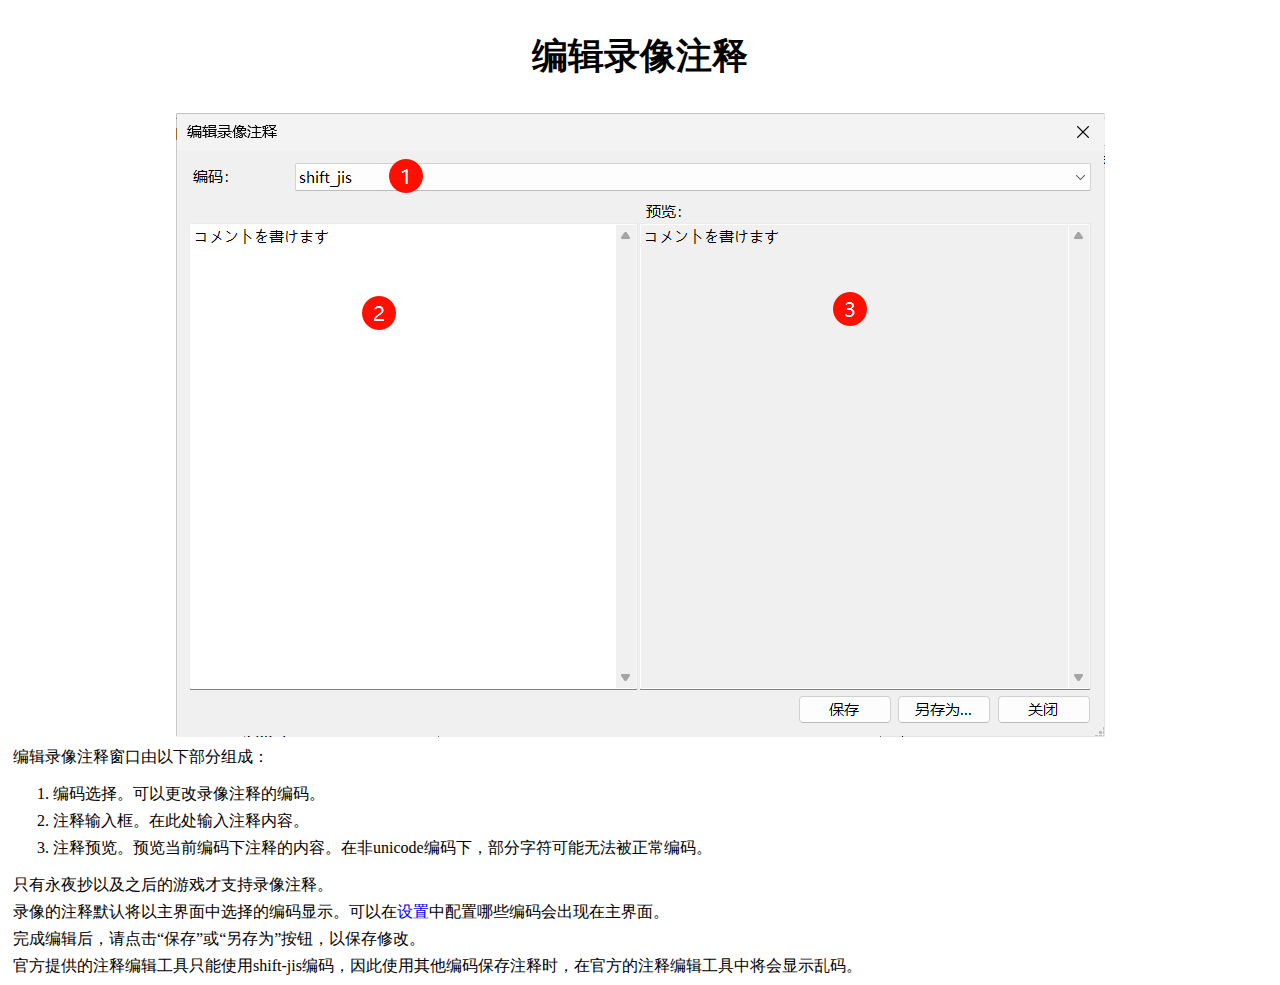
<file: thhylR/Help/contents/comment.html>
﻿<!Doctype html>
<html>
<head>
    <link rel="stylesheet" href="../css/style.css" />
</head>
<body>
    <div class="content">
        <h1>编辑录像注释</h1>
        <div class="image"><image src="../images/comment.png" /></div>
        <p>编辑录像注释窗口由以下部分组成：</p>
        <ol>
            <li>编码选择。可以更改录像注释的编码。</li>
            <li>注释输入框。在此处输入注释内容。</li>
            <li>注释预览。预览当前编码下注释的内容。在非unicode编码下，部分字符可能无法被正常编码。</li>
        </ol>
        <p>只有永夜抄以及之后的游戏才支持录像注释。</p>
        <p>录像的注释默认将以主界面中选择的编码显示。可以在<a href="option.html#encode">设置</a>中配置哪些编码会出现在主界面。</p>
        <p>完成编辑后，请点击“保存”或“另存为”按钮，以保存修改。</p>
        <p>官方提供的注释编辑工具只能使用shift-jis编码，因此使用其他编码保存注释时，在官方的注释编辑工具中将会显示乱码。</p>
    </div>
</body>
</html>
</file>
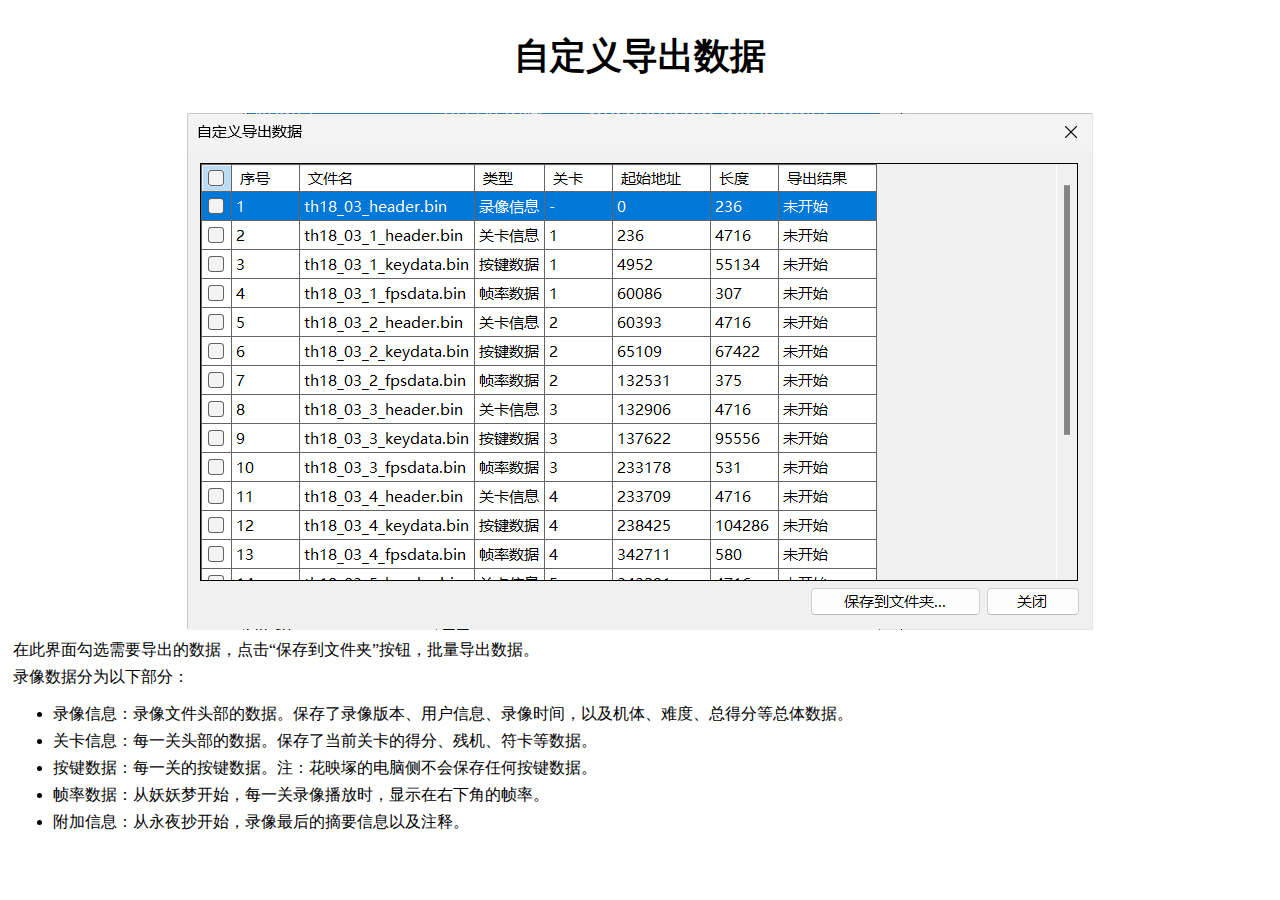
<file: thhylR/Help/contents/custom_export.html>
﻿<!Doctype html>
<html>
<head>
    <link rel="stylesheet" href="../css/style.css" />
</head>
<body>
    <div class="content">
        <h1>自定义导出数据</h1>
        <div class="image"><image src="../images/custom_export.png" /></div>
        <p>在此界面勾选需要导出的数据，点击“保存到文件夹”按钮，批量导出数据。</p>
        <p>录像数据分为以下部分：</p>
        <ul>
            <li>录像信息：录像文件头部的数据。保存了录像版本、用户信息、录像时间，以及机体、难度、总得分等总体数据。</li>
            <li>关卡信息：每一关头部的数据。保存了当前关卡的得分、残机、符卡等数据。</li>
            <li>按键数据：每一关的按键数据。注：花映塚的电脑侧不会保存任何按键数据。</li>
            <li>帧率数据：从妖妖梦开始，每一关录像播放时，显示在右下角的帧率。</li>
            <li>附加信息：从永夜抄开始，录像最后的摘要信息以及注释。</li>
        </ul>
    </div>
</body>
</html>
</file>
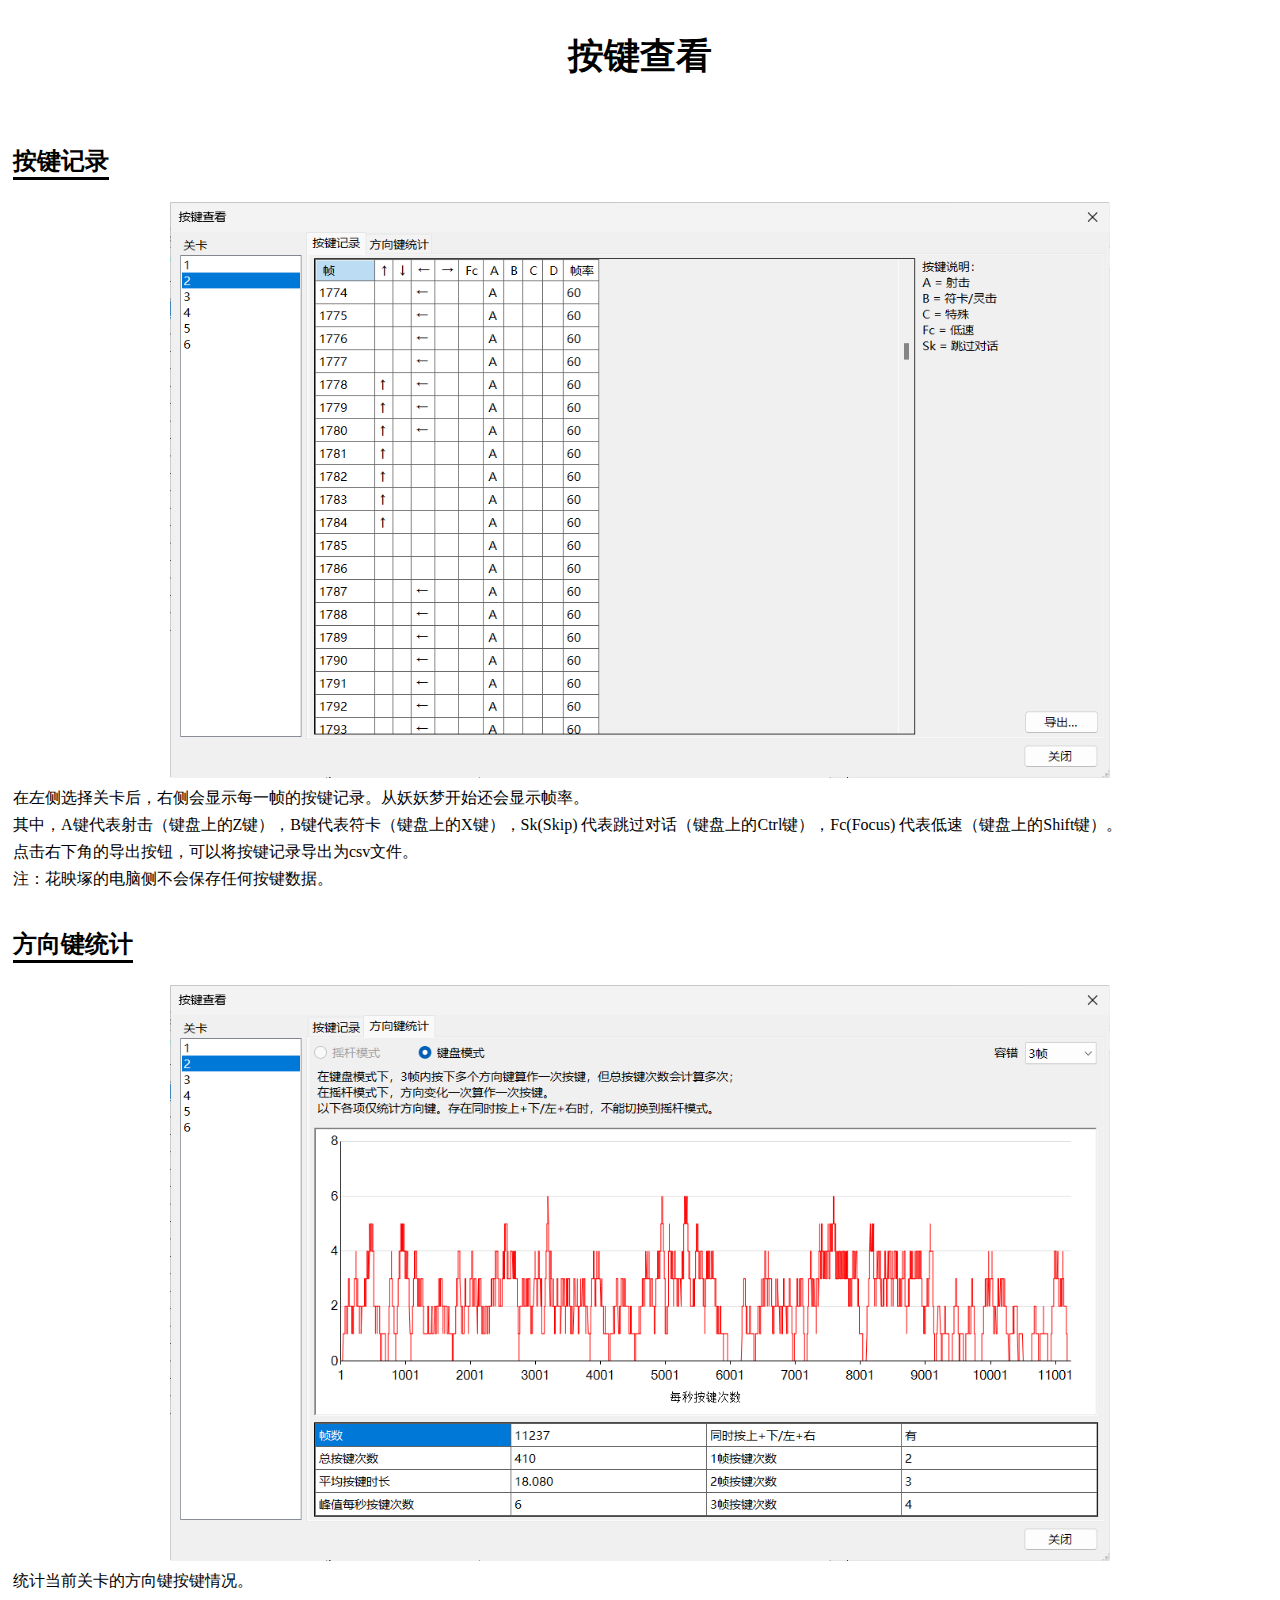
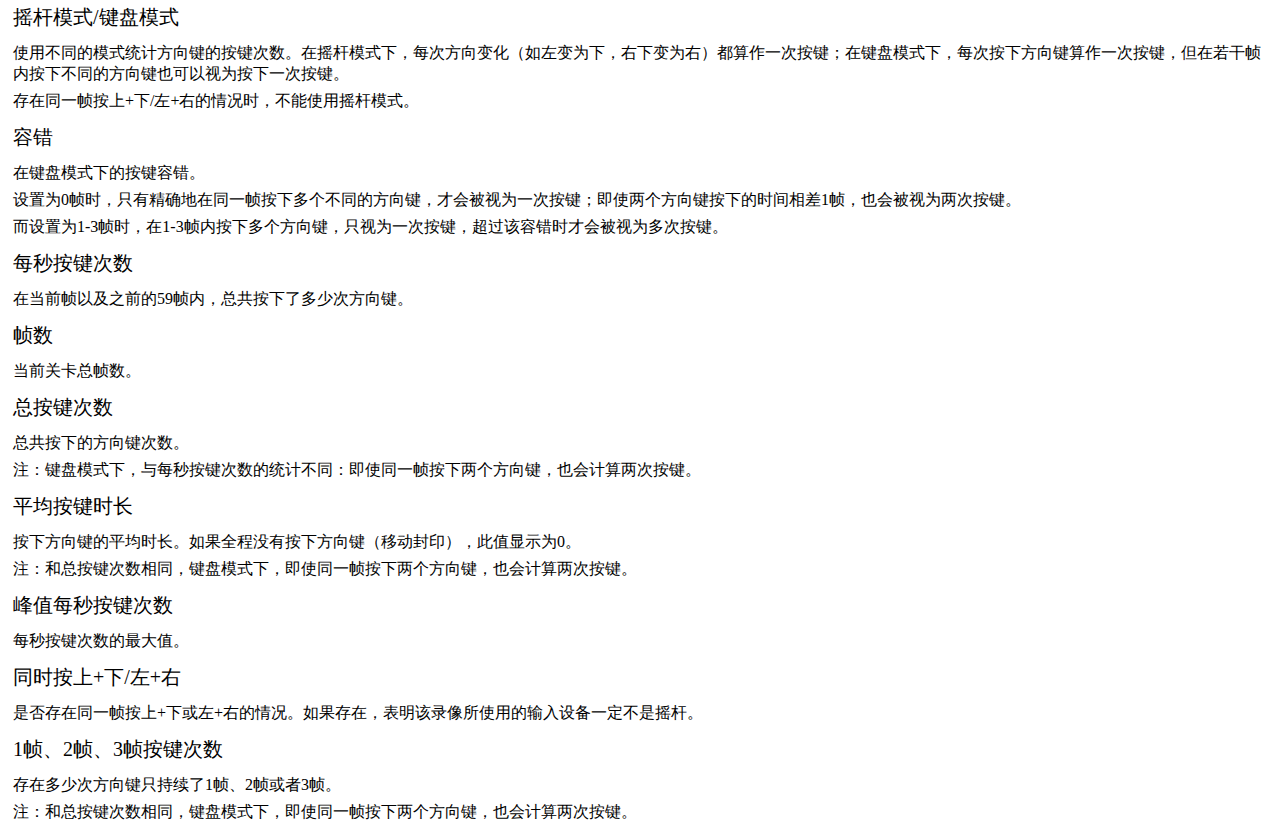
<file: thhylR/Help/contents/key.html>
﻿<!Doctype html>
<html>
<head>
    <link rel="stylesheet" href="../css/style.css" />
</head>
<body>
    <div class="content">
        <h1>按键查看</h1>
        <h2>按键记录</h2>
        <div class="image"><image src="../images/key1.png" /></div>
        <p>在左侧选择关卡后，右侧会显示每一帧的按键记录。从妖妖梦开始还会显示帧率。</p>
        <p>其中，A键代表射击（键盘上的Z键），B键代表符卡（键盘上的X键），Sk(Skip) 代表跳过对话（键盘上的Ctrl键），Fc(Focus) 代表低速（键盘上的Shift键）。</p>
        <p>点击右下角的导出按钮，可以将按键记录导出为csv文件。</p>
        <p>注：花映塚的电脑侧不会保存任何按键数据。</p>
        <h2>方向键统计</h2>
        <div class="image"><image src="../images/key2.png" /></div>
        <p>统计当前关卡的方向键按键情况。</p>
        <h3>摇杆模式/键盘模式</h3>
        <p>使用不同的模式统计方向键的按键次数。在摇杆模式下，每次方向变化（如左变为下，右下变为右）都算作一次按键；在键盘模式下，每次按下方向键算作一次按键，但在若干帧内按下不同的方向键也可以视为按下一次按键。</p>
        <p>存在同一帧按上+下/左+右的情况时，不能使用摇杆模式。</p>
        <h3>容错</h3>
        <p>在键盘模式下的按键容错。</p>
        <p>设置为0帧时，只有精确地在同一帧按下多个不同的方向键，才会被视为一次按键；即使两个方向键按下的时间相差1帧，也会被视为两次按键。</p>
        <p>而设置为1-3帧时，在1-3帧内按下多个方向键，只视为一次按键，超过该容错时才会被视为多次按键。</p>
        <h3>每秒按键次数</h3>
        <p>在当前帧以及之前的59帧内，总共按下了多少次方向键。</p>
        <h3>帧数</h3>
        <p>当前关卡总帧数。</p>
        <h3>总按键次数</h3>
        <p>总共按下的方向键次数。</p>
        <p>注：键盘模式下，与每秒按键次数的统计不同：即使同一帧按下两个方向键，也会计算两次按键。</p>
        <h3>平均按键时长</h3>
        <p>按下方向键的平均时长。如果全程没有按下方向键（移动封印），此值显示为0。</p>
        <p>注：和总按键次数相同，键盘模式下，即使同一帧按下两个方向键，也会计算两次按键。</p>
        <h3>峰值每秒按键次数</h3>
        <p>每秒按键次数的最大值。</p>
        <h3>同时按上+下/左+右</h3>
        <p>是否存在同一帧按上+下或左+右的情况。如果存在，表明该录像所使用的输入设备一定不是摇杆。</p>
        <h3>1帧、2帧、3帧按键次数</h3>
        <p>存在多少次方向键只持续了1帧、2帧或者3帧。</p>
        <p>注：和总按键次数相同，键盘模式下，即使同一帧按下两个方向键，也会计算两次按键。</p>
    </div>
</body>
</html>
</file>
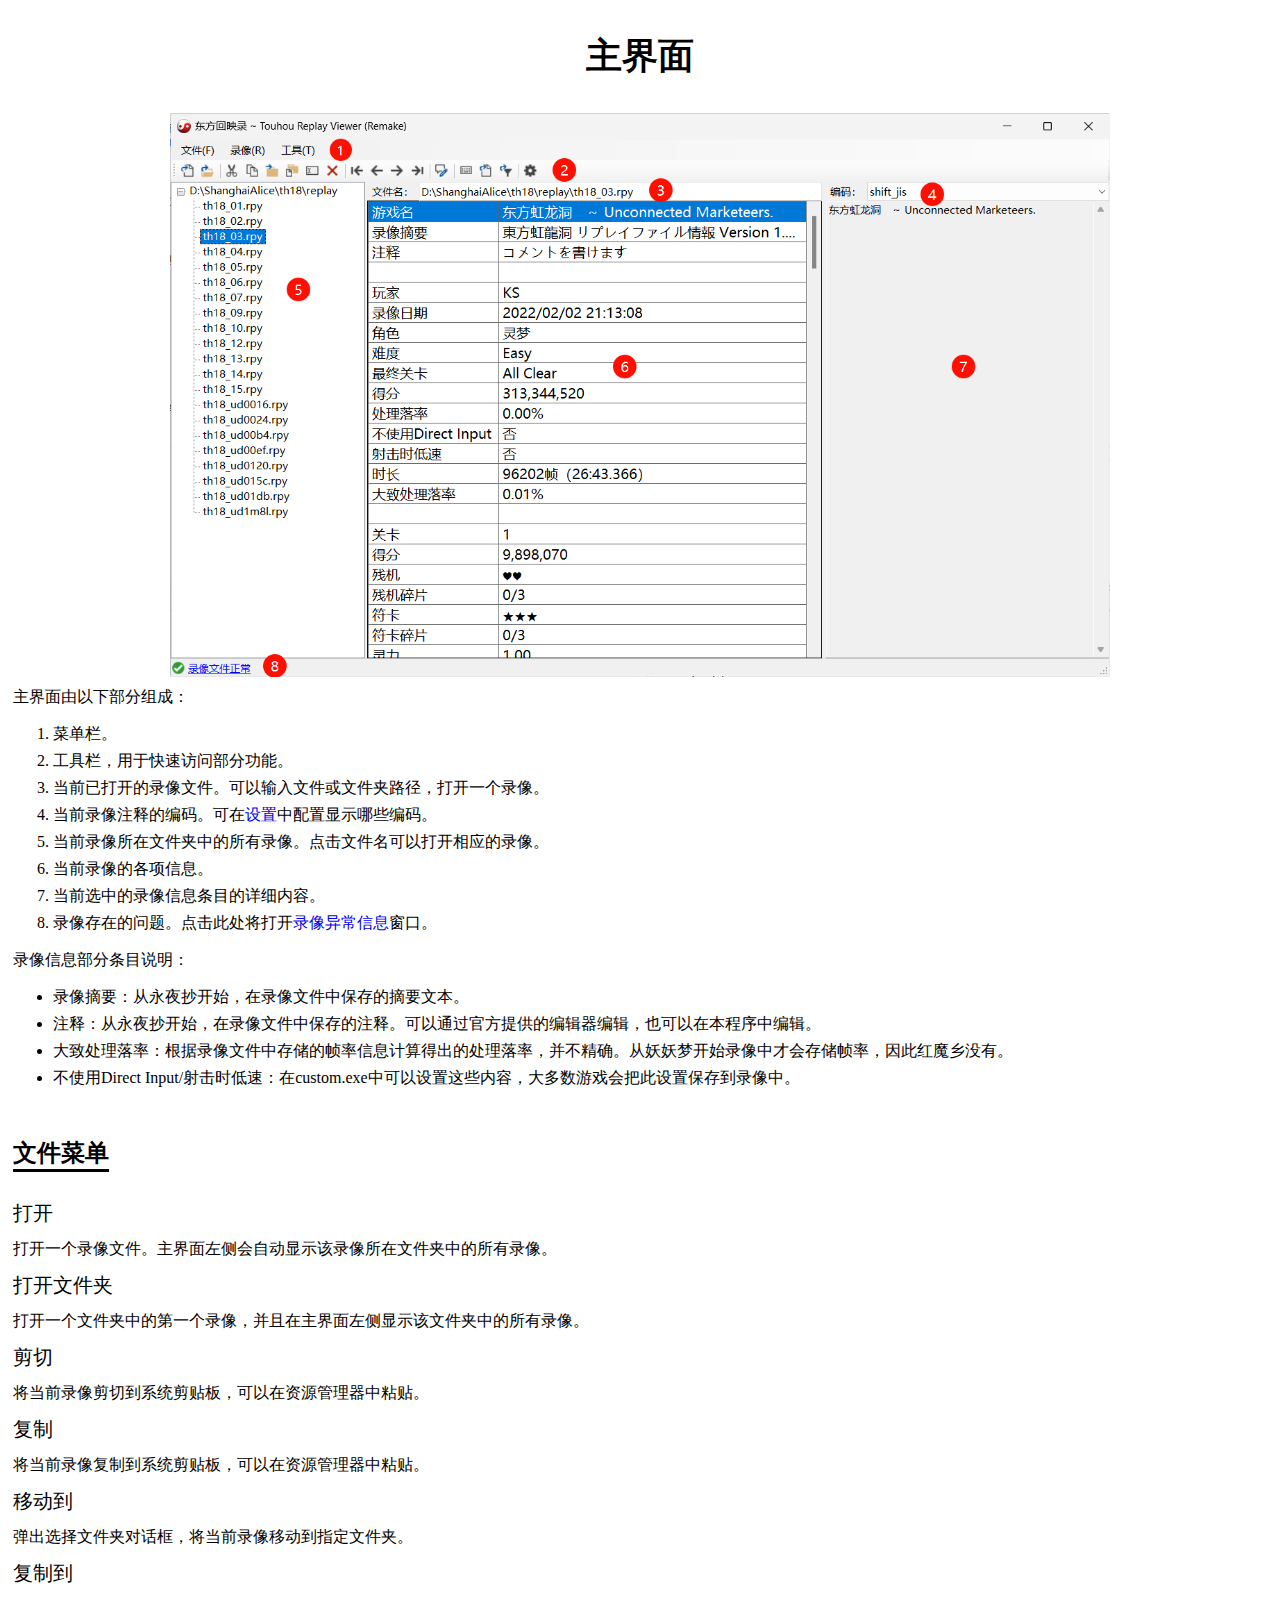
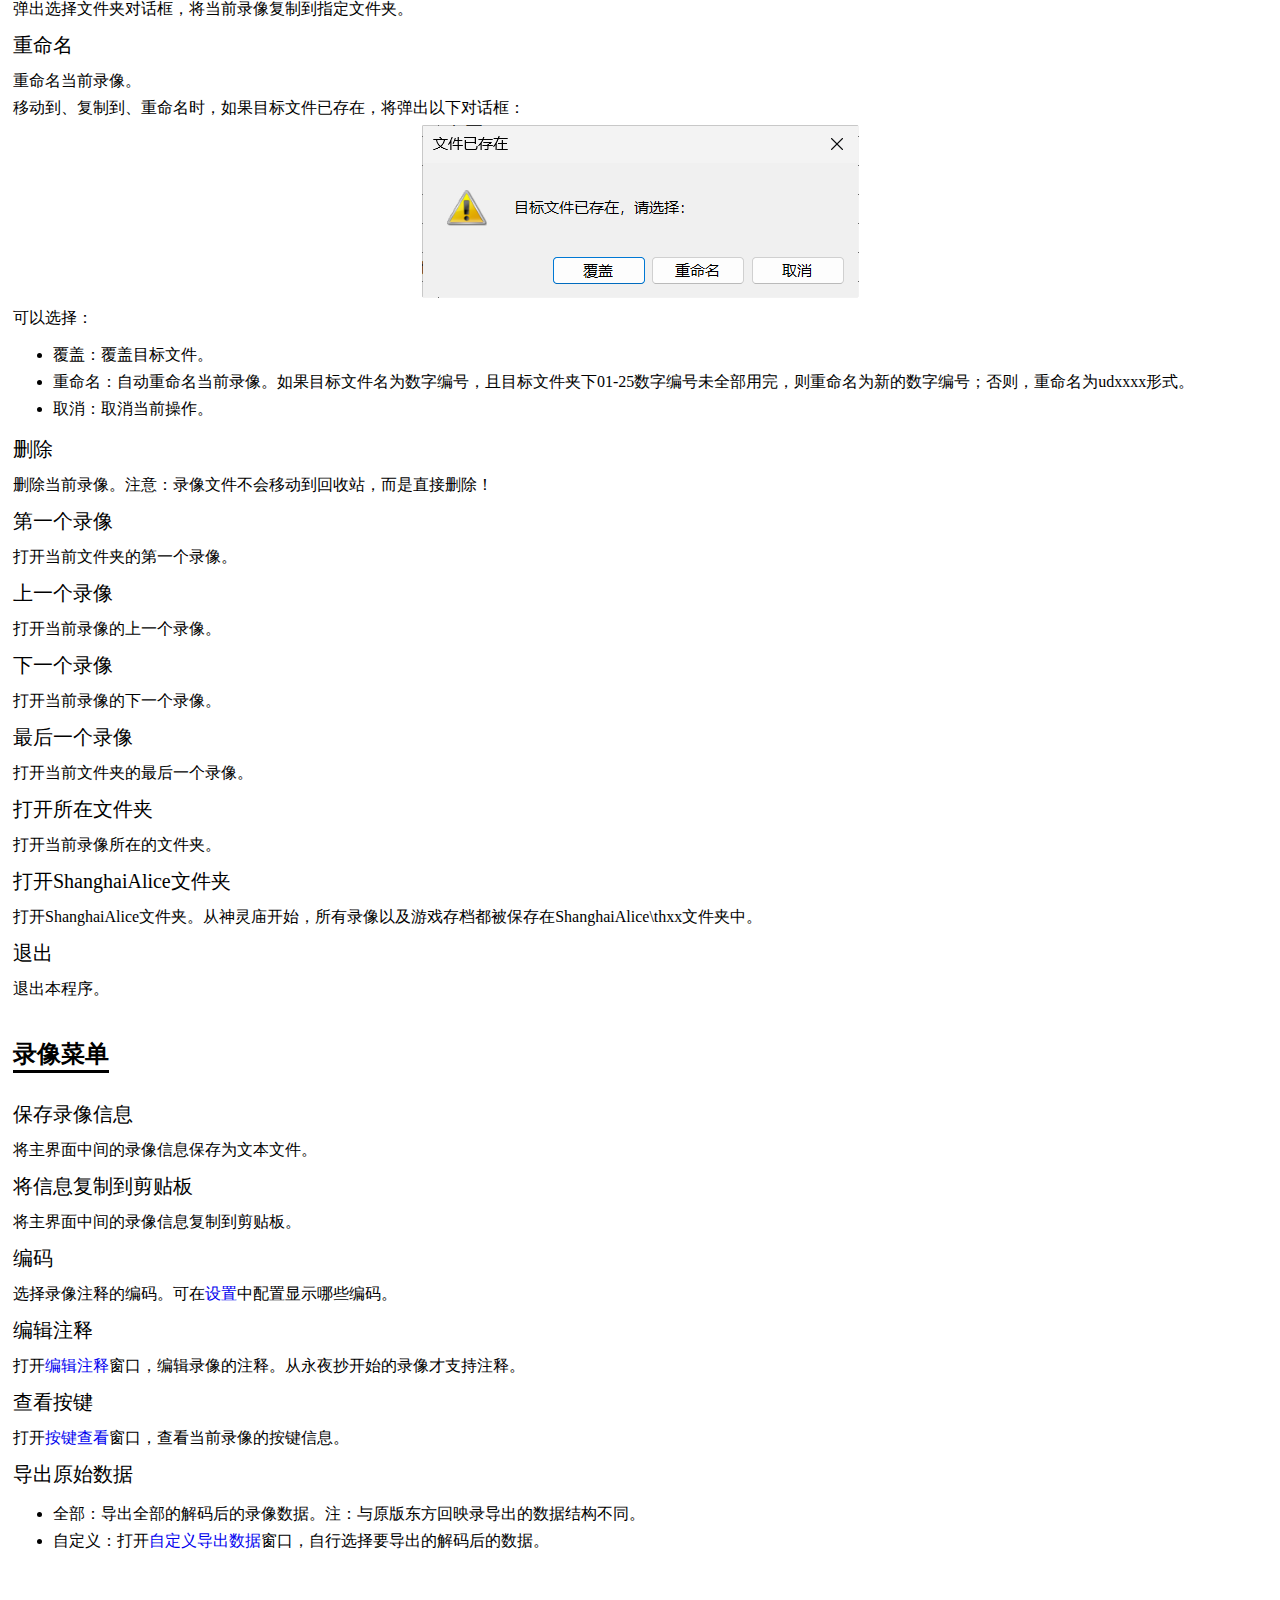
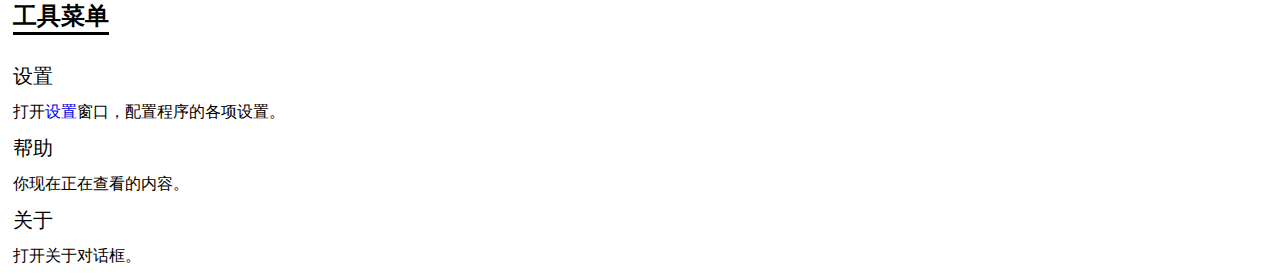
<file: thhylR/Help/contents/main.html>
﻿<!Doctype html>
<html>
<head>
    <link rel="stylesheet" href="../css/style.css" />
</head>
<body>
    <div class="content">
        <h1>主界面</h1>
        <div class="image"><image src="../images/main.png" /></div>
        <p>主界面由以下部分组成：</p>
        <ol>
            <li>菜单栏。</li>
            <li>工具栏，用于快速访问部分功能。</li>
            <li>当前已打开的录像文件。可以输入文件或文件夹路径，打开一个录像。</li>
            <li>当前录像注释的编码。可在<a href="option.html#encode">设置</a>中配置显示哪些编码。</li>
            <li>当前录像所在文件夹中的所有录像。点击文件名可以打开相应的录像。</li>
            <li>当前录像的各项信息。</li>
            <li>当前选中的录像信息条目的详细内容。</li>
            <li>录像存在的问题。点击此处将打开<a href="rep_problem.html">录像异常信息</a>窗口。</li>
        </ol>
        <p>录像信息部分条目说明：</p>
        <ul>
            <li>录像摘要：从永夜抄开始，在录像文件中保存的摘要文本。</li>
            <li>注释：从永夜抄开始，在录像文件中保存的注释。可以通过官方提供的编辑器编辑，也可以在本程序中编辑。</li>
            <li>大致处理落率：根据录像文件中存储的帧率信息计算得出的处理落率，并不精确。从妖妖梦开始录像中才会存储帧率，因此红魔乡没有。</li>
            <li>不使用Direct Input/射击时低速：在custom.exe中可以设置这些内容，大多数游戏会把此设置保存到录像中。</li>
        </ul>
        <h2>文件菜单</h2>
        <h3>打开</h3>
        <p>打开一个录像文件。主界面左侧会自动显示该录像所在文件夹中的所有录像。</p>
        <h3>打开文件夹</h3>
        <p>打开一个文件夹中的第一个录像，并且在主界面左侧显示该文件夹中的所有录像。</p>
        <h3>剪切</h3>
        <p>将当前录像剪切到系统剪贴板，可以在资源管理器中粘贴。</p>
        <h3>复制</h3>
        <p>将当前录像复制到系统剪贴板，可以在资源管理器中粘贴。</p>
        <h3>移动到</h3>
        <p>弹出选择文件夹对话框，将当前录像移动到指定文件夹。</p>
        <h3>复制到</h3>
        <p>弹出选择文件夹对话框，将当前录像复制到指定文件夹。</p>
        <h3>重命名</h3>
        <p>重命名当前录像。</p>
        <p>移动到、复制到、重命名时，如果目标文件已存在，将弹出以下对话框：</p>
        <div class="image"><image src="../images/file_exist.png" /></div>
        <p>可以选择：</p>
        <ul>
            <li>覆盖：覆盖目标文件。</li>
            <li>重命名：自动重命名当前录像。如果目标文件名为数字编号，且目标文件夹下01-25数字编号未全部用完，则重命名为新的数字编号；否则，重命名为udxxxx形式。</li>
            <li>取消：取消当前操作。</li>
        </ul>
        <h3>删除</h3>
        <p>删除当前录像。注意：录像文件不会移动到回收站，而是直接删除！</p>
        <h3>第一个录像</h3>
        <p>打开当前文件夹的第一个录像。</p>
        <h3>上一个录像</h3>
        <p>打开当前录像的上一个录像。</p>
        <h3>下一个录像</h3>
        <p>打开当前录像的下一个录像。</p>
        <h3>最后一个录像</h3>
        <p>打开当前文件夹的最后一个录像。</p>
        <h3>打开所在文件夹</h3>
        <p>打开当前录像所在的文件夹。</p>
        <h3>打开ShanghaiAlice文件夹</h3>
        <p>打开ShanghaiAlice文件夹。从神灵庙开始，所有录像以及游戏存档都被保存在ShanghaiAlice\thxx文件夹中。</p>
        <h3>退出</h3>
        <p>退出本程序。</p>
        <h2>录像菜单</h2>
        <h3>保存录像信息</h3>
        <p>将主界面中间的录像信息保存为文本文件。</p>
        <h3>将信息复制到剪贴板</h3>
        <p>将主界面中间的录像信息复制到剪贴板。</p>
        <h3>编码</h3>
        <p>选择录像注释的编码。可在<a href="option.html#encode">设置</a>中配置显示哪些编码。</p>
        <h3>编辑注释</h3>
        <p>打开<a href="comment.html">编辑注释</a>窗口，编辑录像的注释。从永夜抄开始的录像才支持注释。</p>
        <h3>查看按键</h3>
        <p>打开<a href="key.html">按键查看</a>窗口，查看当前录像的按键信息。</p>
        <h3>导出原始数据</h3>
        <ul>
            <li>全部：导出全部的解码后的录像数据。注：与原版东方回映录导出的数据结构不同。</li>
            <li>自定义：打开<a href="custom_export.html">自定义导出数据</a>窗口，自行选择要导出的解码后的数据。</li>
        </ul>
        <h2>工具菜单</h2>
        <h3>设置</h3>
        <p>打开<a href="option.html">设置</a>窗口，配置程序的各项设置。</p>
        <h3>帮助</h3>
        <p>你现在正在查看的内容。</p>
        <h3>关于</h3>
        <p>打开关于对话框。</p>
    </div>
</body>
</html>
</file>
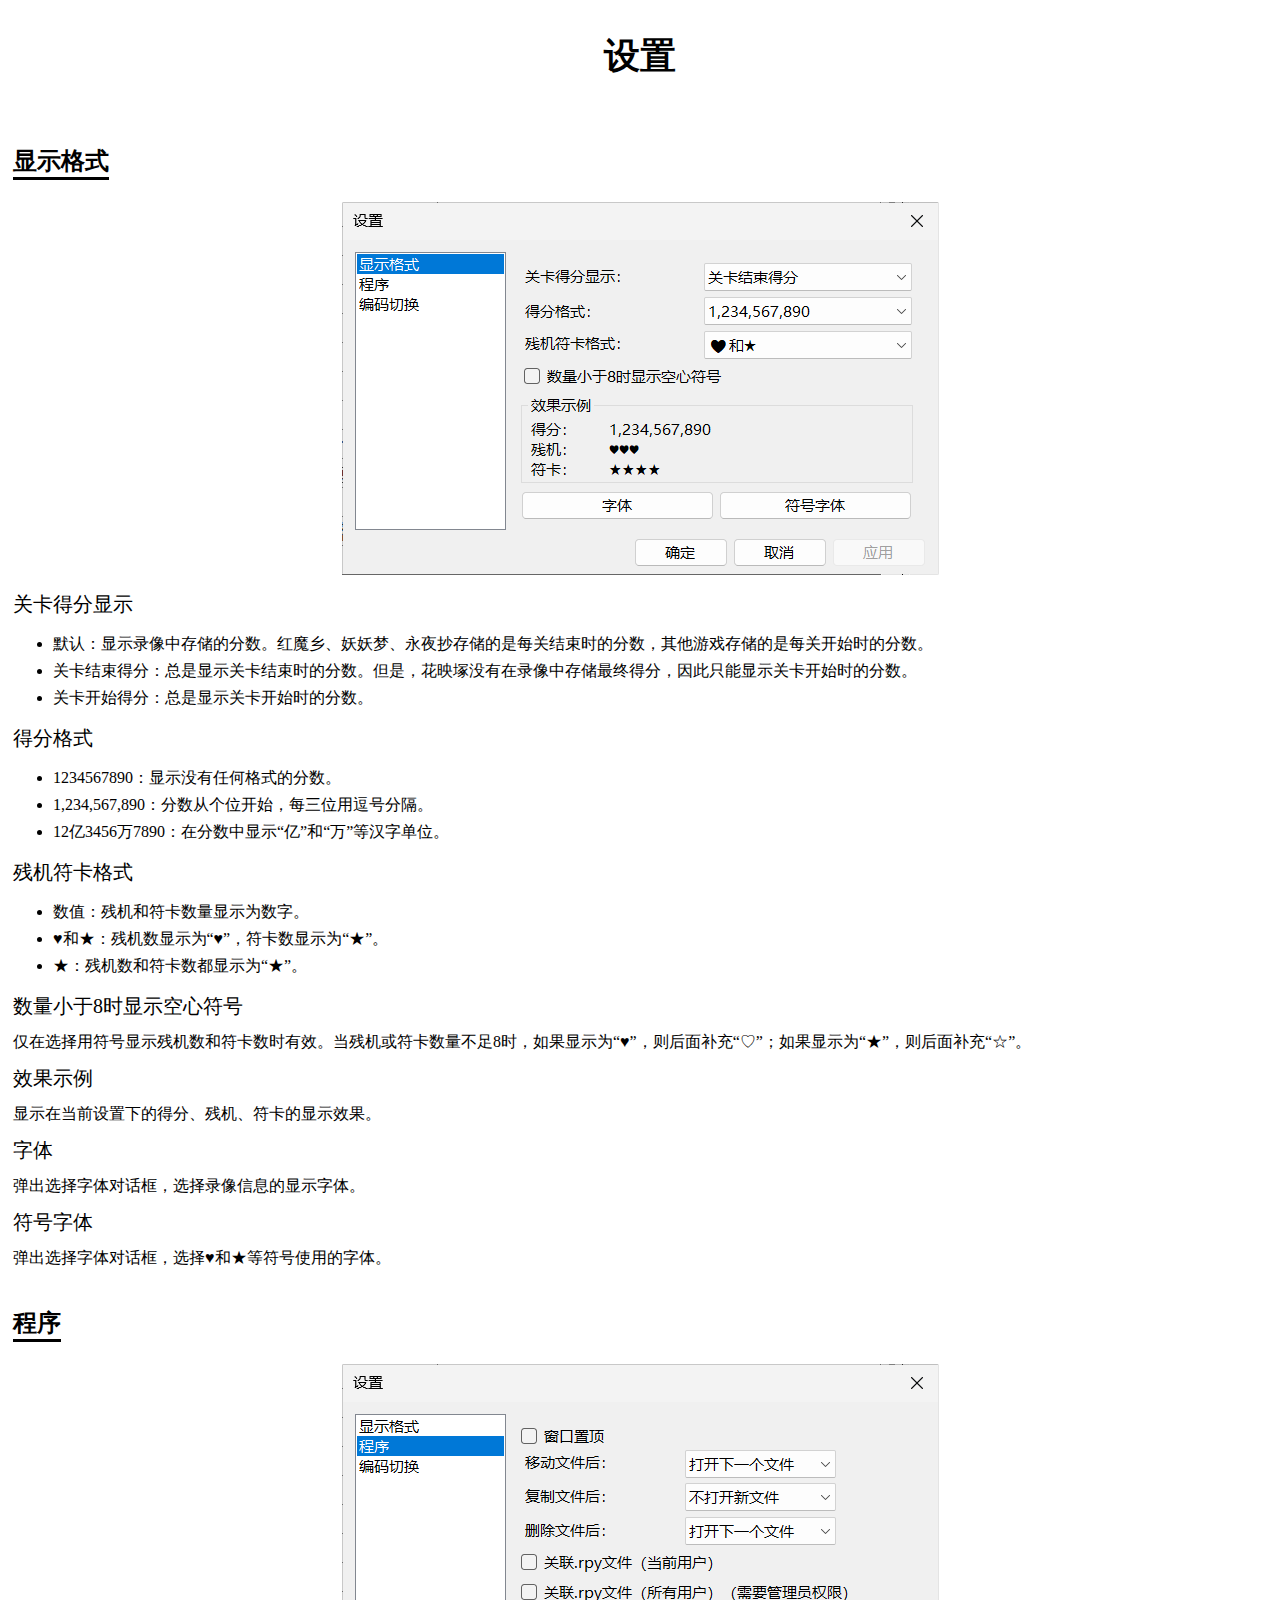
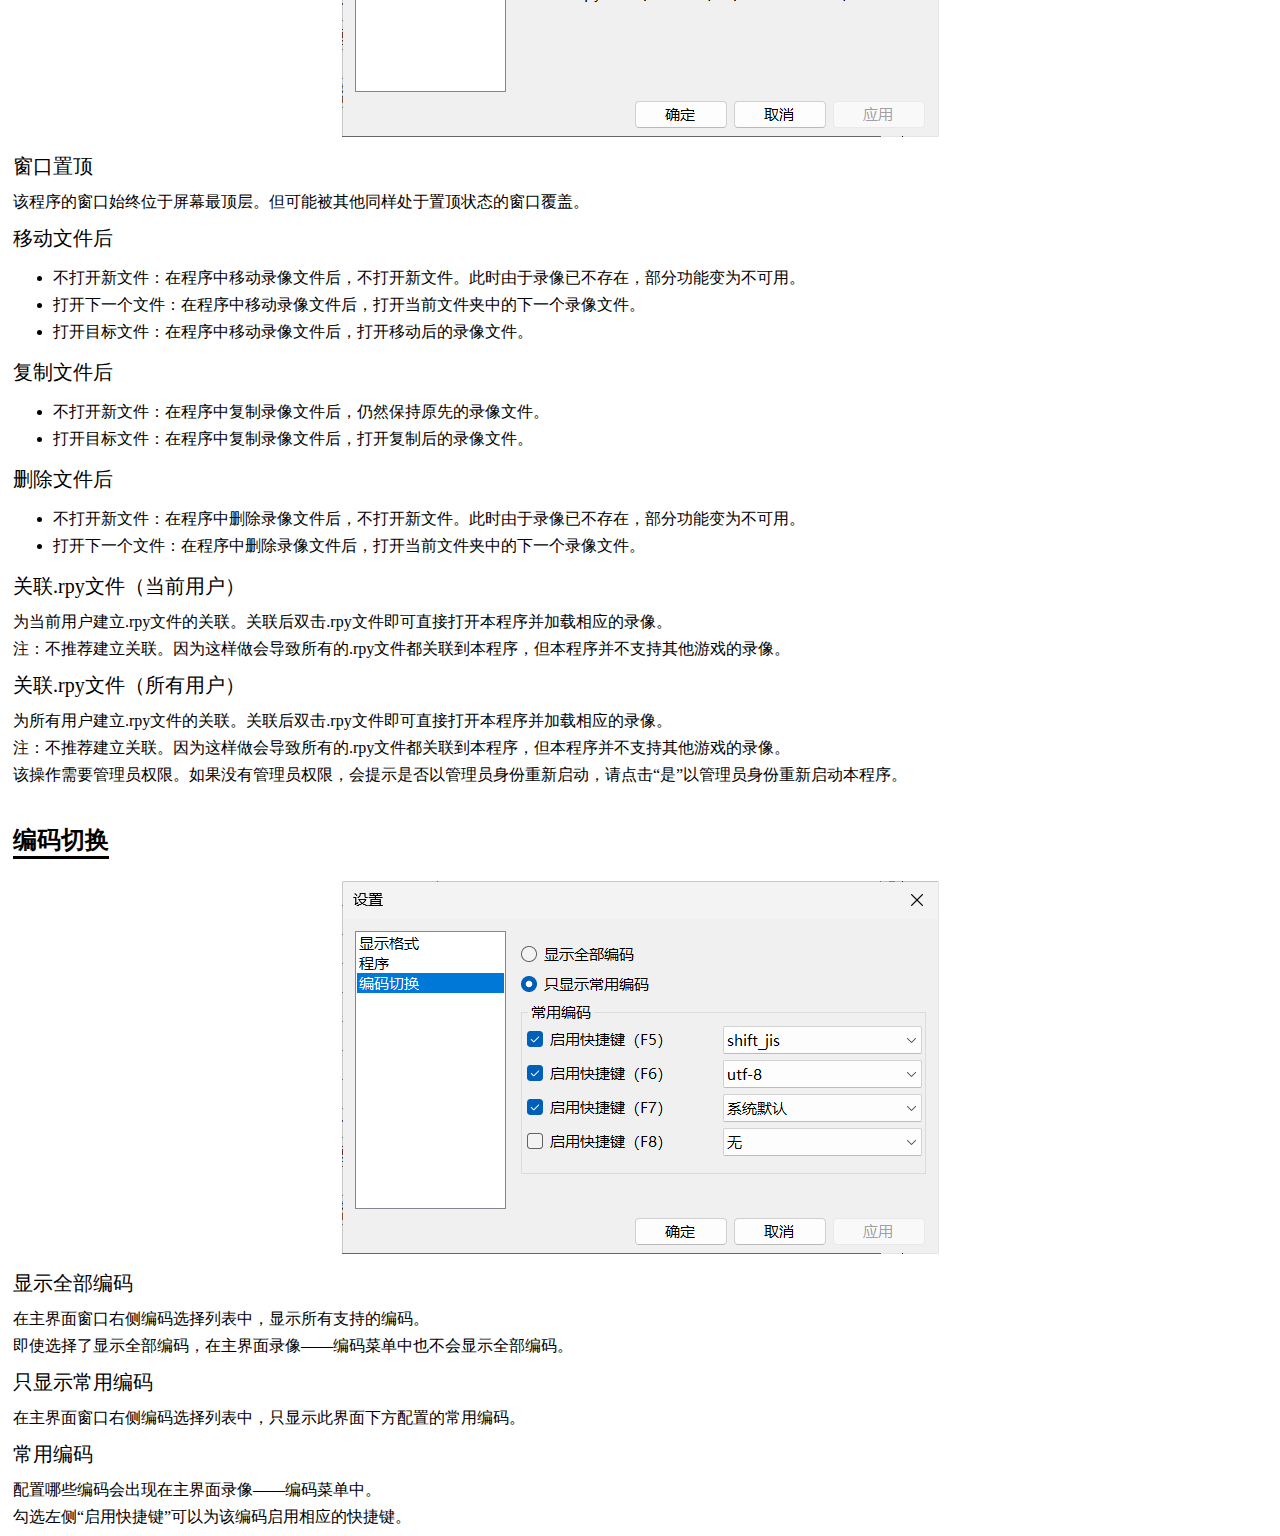
<file: thhylR/Help/contents/option.html>
﻿<!Doctype html>
<html>
<head>
    <link rel="stylesheet" href="../css/style.css" />
</head>
<body>
    <div class="content">
        <h1>设置</h1>
        <h2>显示格式</h2>
        <div class="image"><image src="../images/option1.png" /></div>
        <h3>关卡得分显示</h3>
        <ul>
            <li>默认：显示录像中存储的分数。红魔乡、妖妖梦、永夜抄存储的是每关结束时的分数，其他游戏存储的是每关开始时的分数。</li>
            <li>关卡结束得分：总是显示关卡结束时的分数。但是，花映塚没有在录像中存储最终得分，因此只能显示关卡开始时的分数。</li>
            <li>关卡开始得分：总是显示关卡开始时的分数。</li>
        </ul>
        <h3>得分格式</h3>
        <ul>
            <li>1234567890：显示没有任何格式的分数。</li>
            <li>1,234,567,890：分数从个位开始，每三位用逗号分隔。</li>
            <li>12亿3456万7890：在分数中显示“亿”和“万”等汉字单位。</li>
        </ul>
        <h3>残机符卡格式</h3>
        <ul>
            <li>数值：残机和符卡数量显示为数字。</li>
            <li>&#9829;&#65038;和&#9733;&#65038;：残机数显示为“&#9829;&#65038;”，符卡数显示为“&#9733;&#65038;”。</li>
            <li>&#9733;&#65038;：残机数和符卡数都显示为“&#9733;&#65038;”。</li>
        </ul>
        <h3>数量小于8时显示空心符号</h3>
        <p>仅在选择用符号显示残机数和符卡数时有效。当残机或符卡数量不足8时，如果显示为“&#9829;&#65038;”，则后面补充“&#9825;&#65038;”；如果显示为“&#9733;&#65038;”，则后面补充“&#9734;&#65038;”。</p>
        <h3>效果示例</h3>
        <p>显示在当前设置下的得分、残机、符卡的显示效果。</p>
        <h3>字体</h3>
        <p>弹出选择字体对话框，选择录像信息的显示字体。</p>
        <h3>符号字体</h3>
        <p>弹出选择字体对话框，选择&#9829;&#65038;和&#9733;&#65038;等符号使用的字体。</p>
        <h2>程序</h2>
        <div class="image"><image src="../images/option2.png" /></div>
        <h3>窗口置顶</h3>
        <p>该程序的窗口始终位于屏幕最顶层。但可能被其他同样处于置顶状态的窗口覆盖。</p>
        <h3>移动文件后</h3>
        <ul>
            <li>不打开新文件：在程序中移动录像文件后，不打开新文件。此时由于录像已不存在，部分功能变为不可用。</li>
            <li>打开下一个文件：在程序中移动录像文件后，打开当前文件夹中的下一个录像文件。</li>
            <li>打开目标文件：在程序中移动录像文件后，打开移动后的录像文件。</li>
        </ul>
        <h3>复制文件后</h3>
        <ul>
            <li>不打开新文件：在程序中复制录像文件后，仍然保持原先的录像文件。</li>
            <li>打开目标文件：在程序中复制录像文件后，打开复制后的录像文件。</li>
        </ul>
        <h3>删除文件后</h3>
        <ul>
            <li>不打开新文件：在程序中删除录像文件后，不打开新文件。此时由于录像已不存在，部分功能变为不可用。</li>
            <li>打开下一个文件：在程序中删除录像文件后，打开当前文件夹中的下一个录像文件。</li>
        </ul>
        <h3>关联.rpy文件（当前用户）</h3>
        <p>为当前用户建立.rpy文件的关联。关联后双击.rpy文件即可直接打开本程序并加载相应的录像。</p>
        <p>注：不推荐建立关联。因为这样做会导致所有的.rpy文件都关联到本程序，但本程序并不支持其他游戏的录像。</p>
        <h3>关联.rpy文件（所有用户）</h3>
        <p>为所有用户建立.rpy文件的关联。关联后双击.rpy文件即可直接打开本程序并加载相应的录像。</p>
        <p>注：不推荐建立关联。因为这样做会导致所有的.rpy文件都关联到本程序，但本程序并不支持其他游戏的录像。</p>
        <p>该操作需要管理员权限。如果没有管理员权限，会提示是否以管理员身份重新启动，请点击“是”以管理员身份重新启动本程序。</p>
        <h2 id="encode">编码切换</h2>
        <div class="image"><image src="../images/option3.png" /></div>
        <h3>显示全部编码</h3>
        <p>在主界面窗口右侧编码选择列表中，显示所有支持的编码。</p>
        <p>即使选择了显示全部编码，在主界面录像&mdash;&mdash;编码菜单中也不会显示全部编码。</p>
        <h3>只显示常用编码</h3>
        <p>在主界面窗口右侧编码选择列表中，只显示此界面下方配置的常用编码。</p>
        <h3>常用编码</h3>
        <p>配置哪些编码会出现在主界面录像&mdash;&mdash;编码菜单中。</p>
        <p>勾选左侧“启用快捷键”可以为该编码启用相应的快捷键。</p>
    </div>
</body>
</html>
</file>
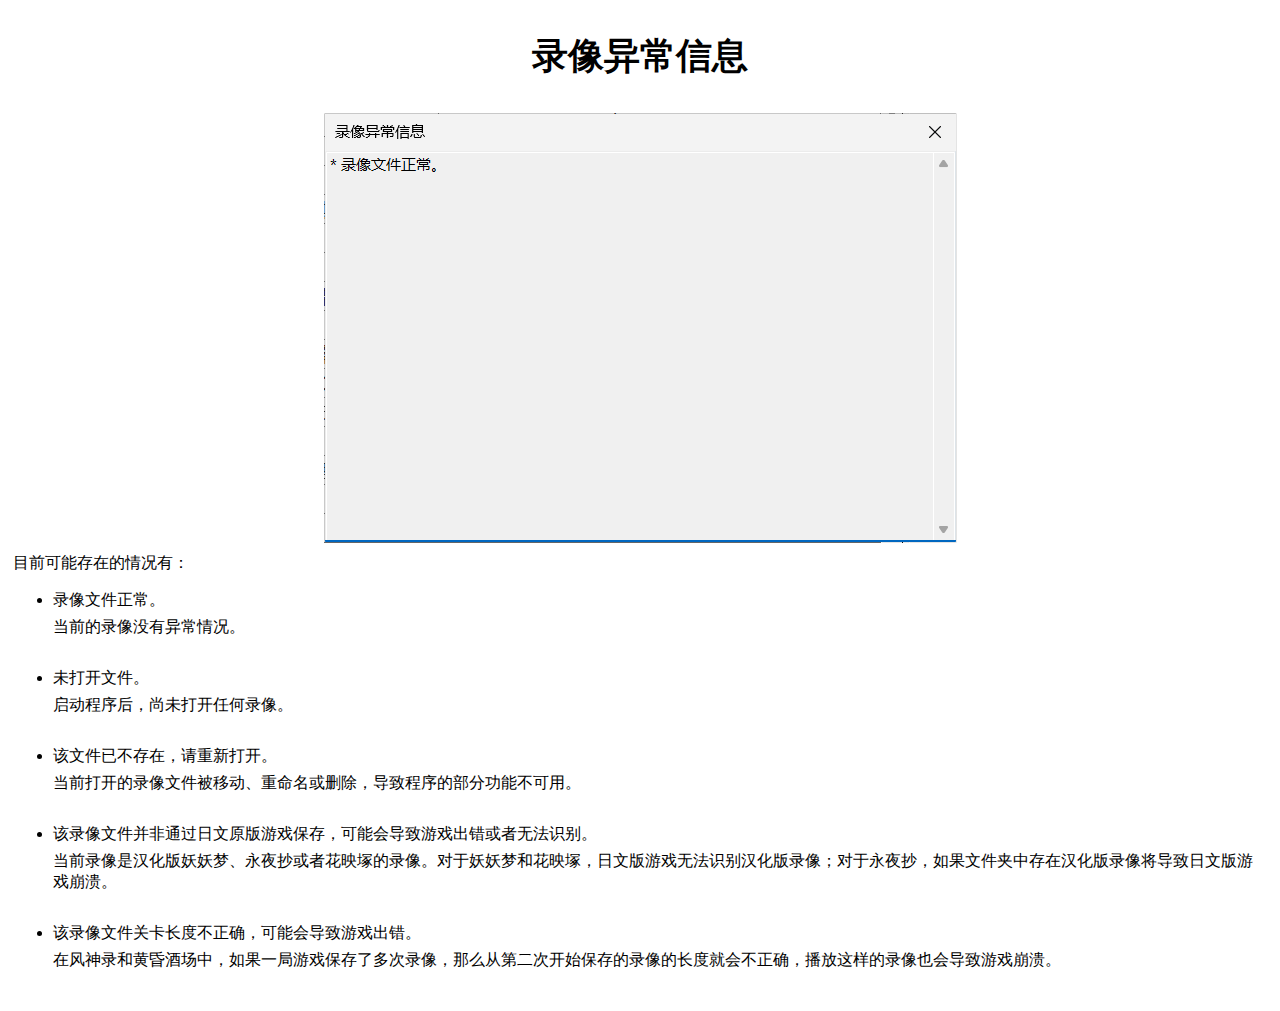
<file: thhylR/Help/contents/rep_problem.html>
﻿<!Doctype html>
<html>
<head>
    <link rel="stylesheet" href="../css/style.css" />
</head>
<body>
    <div class="content">
        <h1>录像异常信息</h1>
        <div class="image"><image src="../images/replay_problem.png" /></div>
        <p>目前可能存在的情况有：</p>
        <ul>
            <li>
                录像文件正常。
                <p>当前的录像没有异常情况。</p>
                <br />
            </li>
            <li>
                未打开文件。
                <p>启动程序后，尚未打开任何录像。</p>
                <br />
            </li>
            <li>
                该文件已不存在，请重新打开。
                <p>当前打开的录像文件被移动、重命名或删除，导致程序的部分功能不可用。</p>
                <br />
            </li>
            <li>
                该录像文件并非通过日文原版游戏保存，可能会导致游戏出错或者无法识别。
                <p>当前录像是汉化版妖妖梦、永夜抄或者花映塚的录像。对于妖妖梦和花映塚，日文版游戏无法识别汉化版录像；对于永夜抄，如果文件夹中存在汉化版录像将导致日文版游戏崩溃。</p>
                <br />
            </li>
            <li>
                该录像文件关卡长度不正确，可能会导致游戏出错。
                <p>在风神录和黄昏酒场中，如果一局游戏保存了多次录像，那么从第二次开始保存的录像的长度就会不正确，播放这样的录像也会导致游戏崩溃。</p>
                <br />
            </li>
        </ul>
    </div>
</body>
</html>
</file>
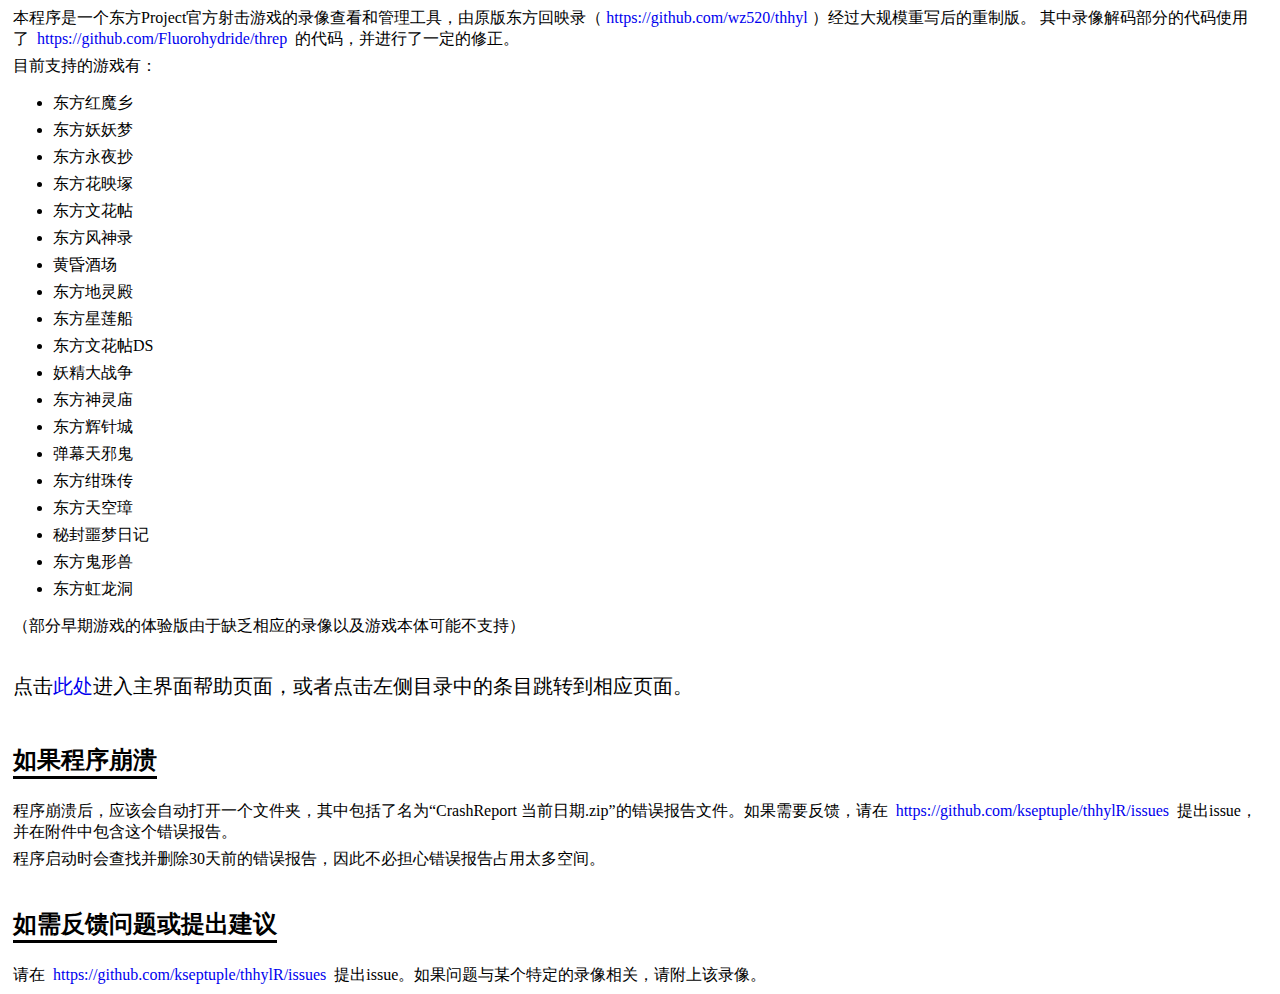
<file: thhylR/Help/contents/top.html>
﻿<!Doctype html>
<html>
<head>
    <link rel="stylesheet" href="../css/style.css" />
</head>
<body>
    <div class="content">
        <p>
            本程序是一个东方Project官方射击游戏的录像查看和管理工具，由原版东方回映录（
            <a href="javascript:void(0)" onclick="window.open('https://github.com/wz520/thhyl')">https://github.com/wz520/thhyl</a>
            ）经过大规模重写后的重制版。
            其中录像解码部分的代码使用了&nbsp;
            <a href="javascript:void(0)" onclick="window.open('https://github.com/Fluorohydride/threp')">https://github.com/Fluorohydride/threp</a>
            &nbsp;的代码，并进行了一定的修正。
        </p>
        <p>目前支持的游戏有：</p>
        <ul>
            <li>东方红魔乡</li>
            <li>东方妖妖梦</li>
            <li>东方永夜抄</li>
            <li>东方花映塚</li>
            <li>东方文花帖</li>
            <li>东方风神录</li>
            <li>黄昏酒场</li>
            <li>东方地灵殿</li>
            <li>东方星莲船</li>
            <li>东方文花帖DS</li>
            <li>妖精大战争</li>
            <li>东方神灵庙</li>
            <li>东方辉针城</li>
            <li>弹幕天邪鬼</li>
            <li>东方绀珠传</li>
            <li>东方天空璋</li>
            <li>秘封噩梦日记</li>
            <li>东方鬼形兽</li>
            <li>东方虹龙洞</li>
        </ul>
        <p>（部分早期游戏的体验版由于缺乏相应的录像以及游戏本体可能不支持）</p>
        <br />
        <h3>点击<a href="main.html">此处</a>进入主界面帮助页面，或者点击左侧目录中的条目跳转到相应页面。</h3>
        <h2>如果程序崩溃</h2>
        <p>
            程序崩溃后，应该会自动打开一个文件夹，其中包括了名为“CrashReport 当前日期.zip”的错误报告文件。如果需要反馈，请在&nbsp;
            <a href="javascript:void(0)" onclick="window.open('https://github.com/kseptuple/thhylR/issues')">https://github.com/kseptuple/thhylR/issues</a>&nbsp;
            提出issue，并在附件中包含这个错误报告。
        </p>
        <p>程序启动时会查找并删除30天前的错误报告，因此不必担心错误报告占用太多空间。</p>
        <h2>如需反馈问题或提出建议</h2>
        <p>
            请在&nbsp;
            <a href="javascript:void(0)" onclick="window.open('https://github.com/kseptuple/thhylR/issues')">https://github.com/kseptuple/thhylR/issues</a>&nbsp;
            提出issue。如果问题与某个特定的录像相关，请附上该录像。
        </p>
    </div>
</body>
</html>
</file>
<file: thhylR/Help/css/style.css>
﻿body.index {
    margin: 8px;
    height: calc(100vh - 16px);
    display: flex;
    flex-direction: column;
    background-color: beige;
}

a {
    text-decoration: none;
}

.title {
    width: 100%;
}

    .title h1 {
        text-align: center;
        font-weight: bold;
        font-size: 36px;
        margin: 32px 0;
    }

.body {
    flex-grow: 1;
}

.menu {
    width: calc(15% - 10px);
    margin-right: 10px;
    display: inline-block;
    vertical-align: top;
    box-shadow: 7.5px 7.5px 5px burlywood;
    border-radius: 20px;
    text-align: center;
}

    .menu ul {
        list-style-type: none;
        font-size: 16px;
        padding: 0;
    }

        .menu ul li {
            margin: 6px 0;
        }

.main-content {
    width: 85%;
    height: 100%;
    display: inline-block;
}

.body iframe {
    border: none;
    width: 100%;
    height: 100%;
}

.content {
    margin: 5px;
}

    .content h1 {
        text-align: center;
        font-weight: bold;
        font-size: 36px;
        margin: 32px 0;
    }

    .content h2 {
        font-weight: bold;
        font-size: 24px;
        margin: 32px 0 16px 0;
        display: inline-block;
        border-bottom: 3px solid black;
    }

    .content h3 {
        font-weight: normal;
        font-size: 20px;
        margin: 12px 0;
    }

    .content p, .content ol li, .content ul li {
        font-weight: normal;
        font-size: 16px;
        margin: 6px 0;
    }

    .content .image {
        text-align: center;
        margin: 6px 0;
    }

        .content .image img {
            max-width: 75%;
        }

        .content .image.float {
            float: left;
        }
</file>
